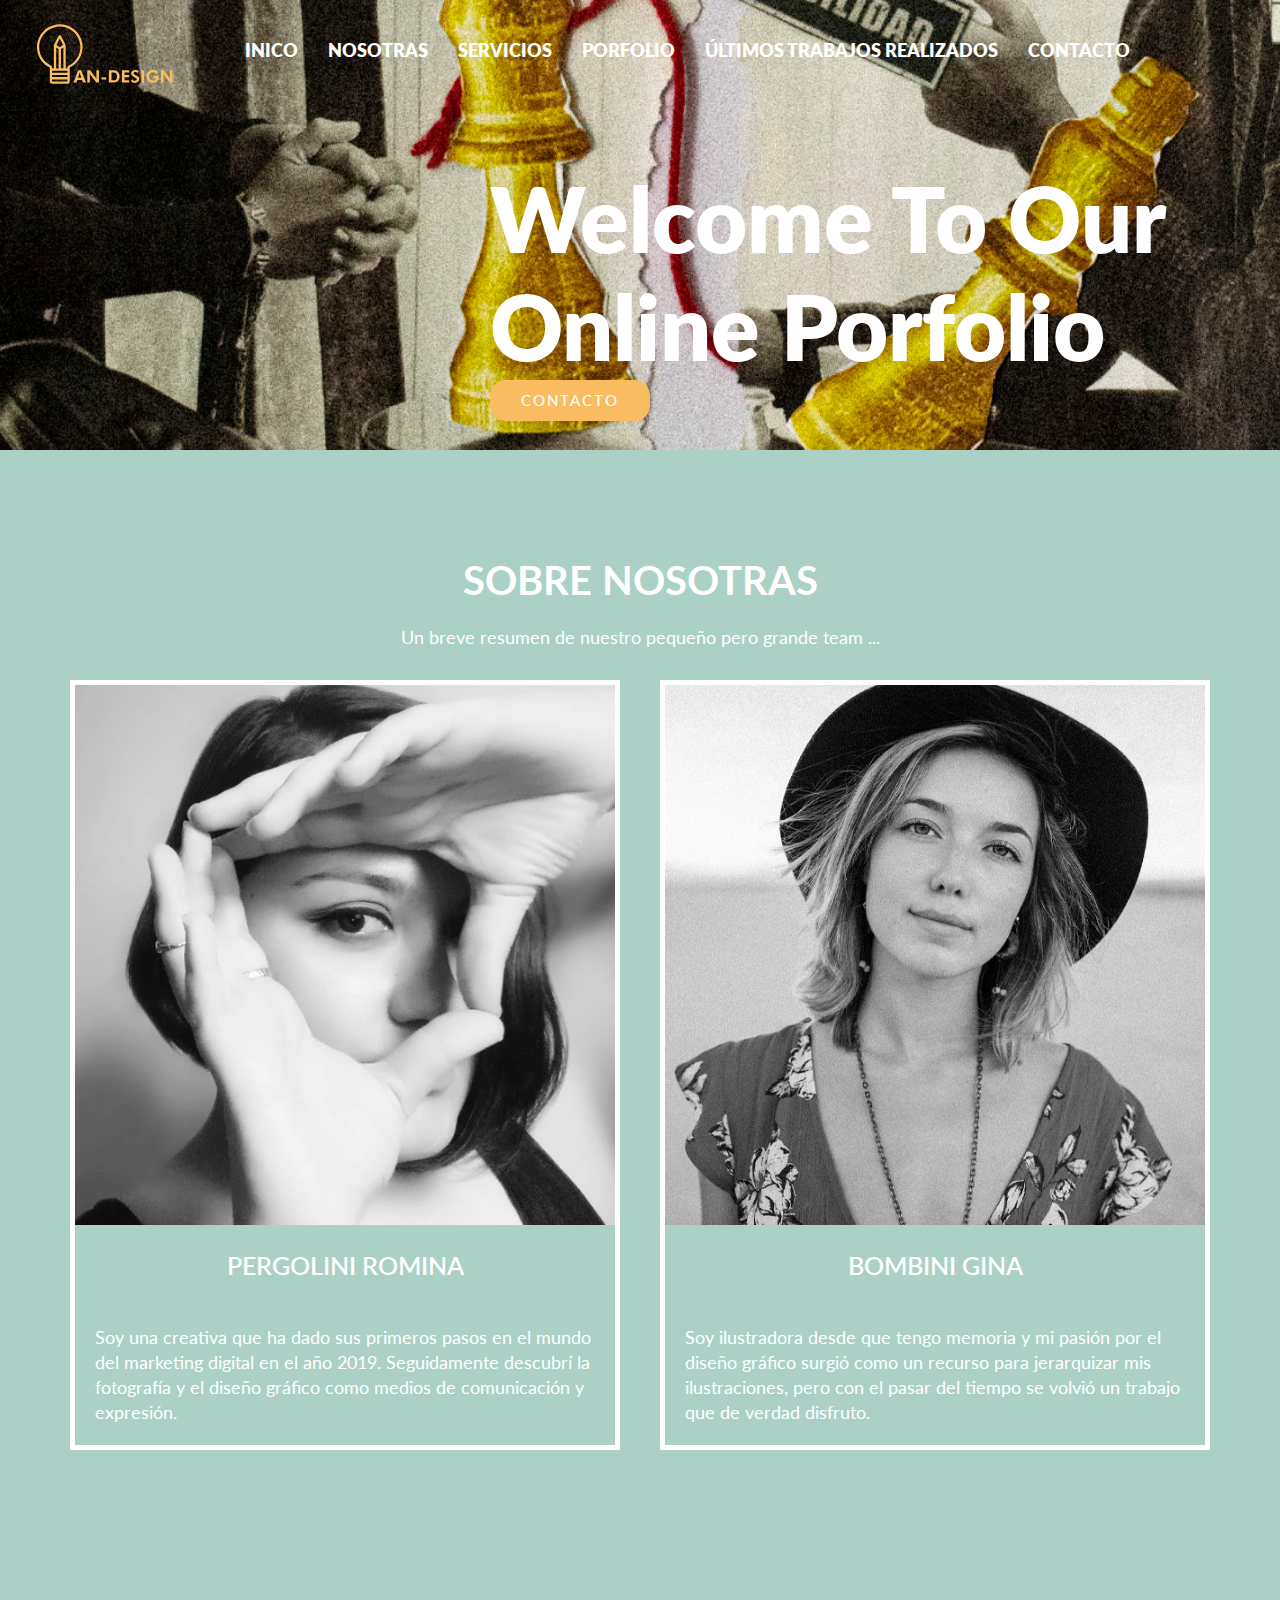
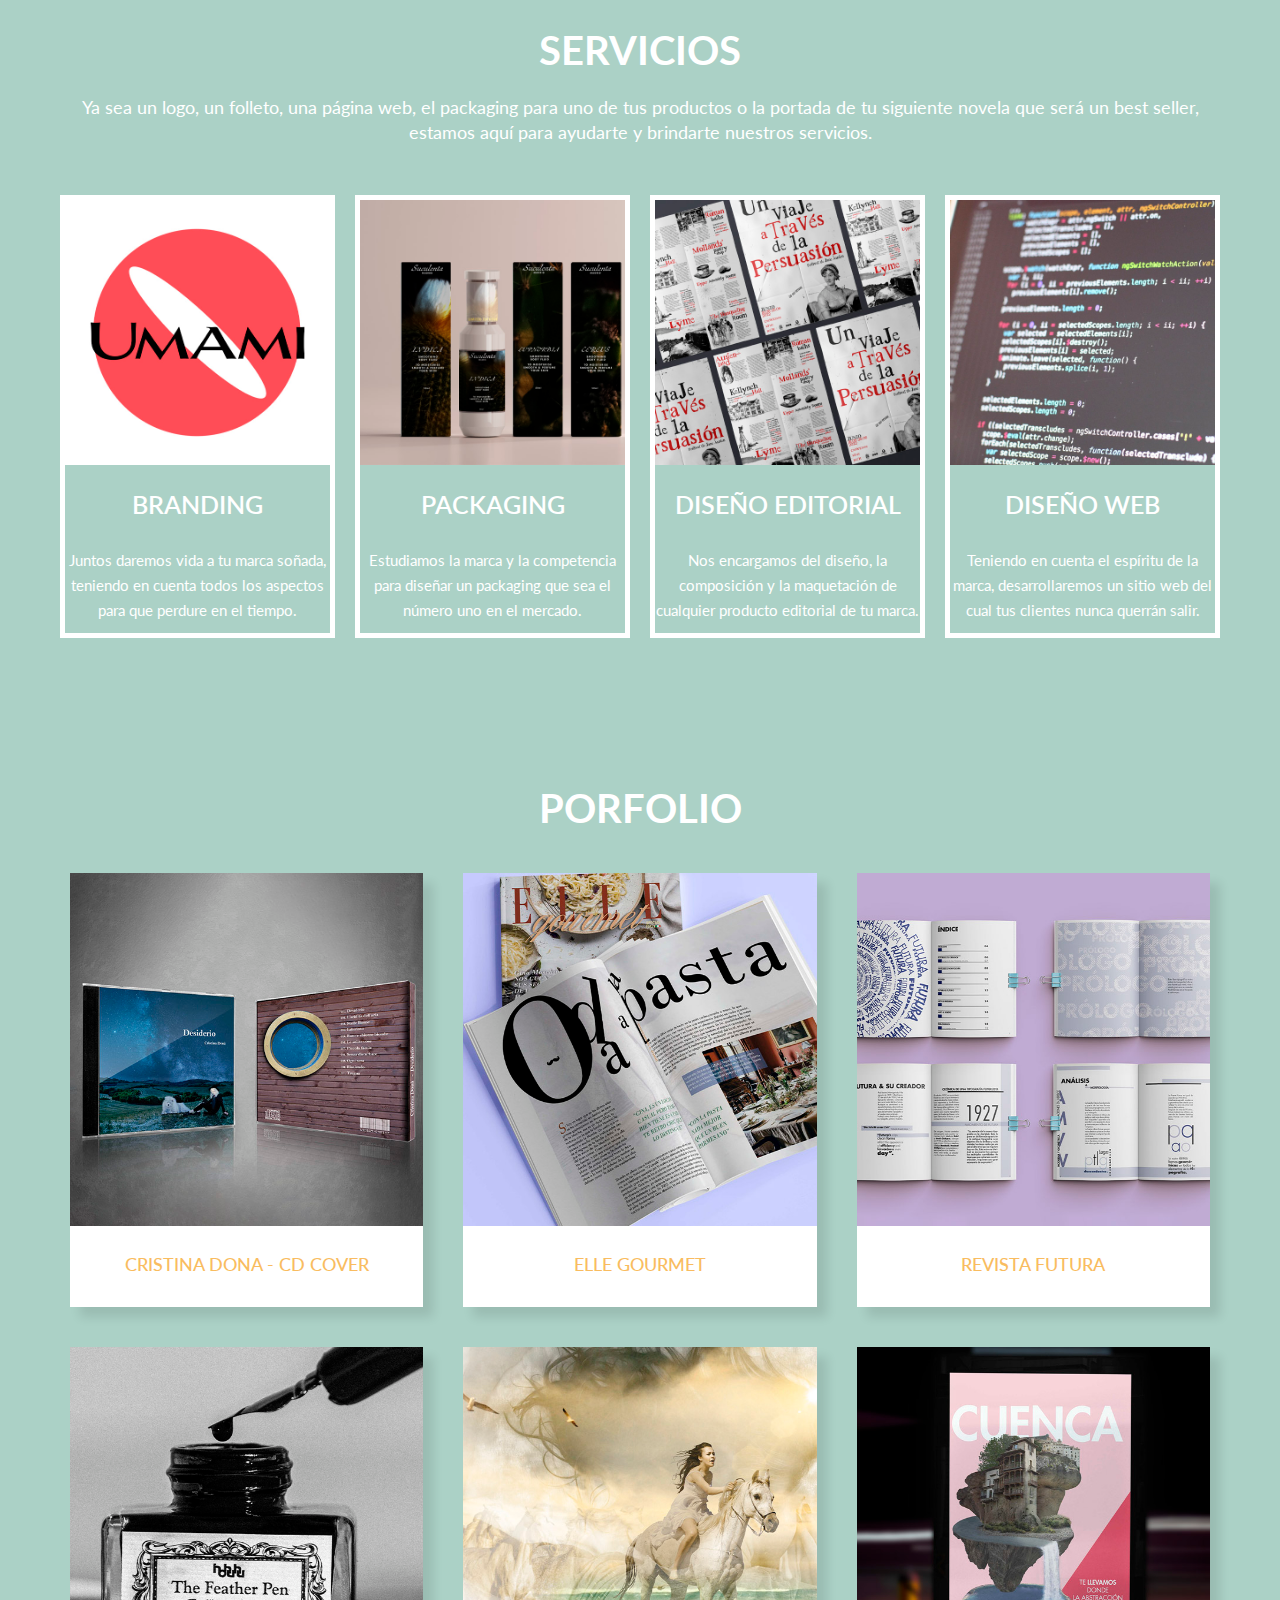
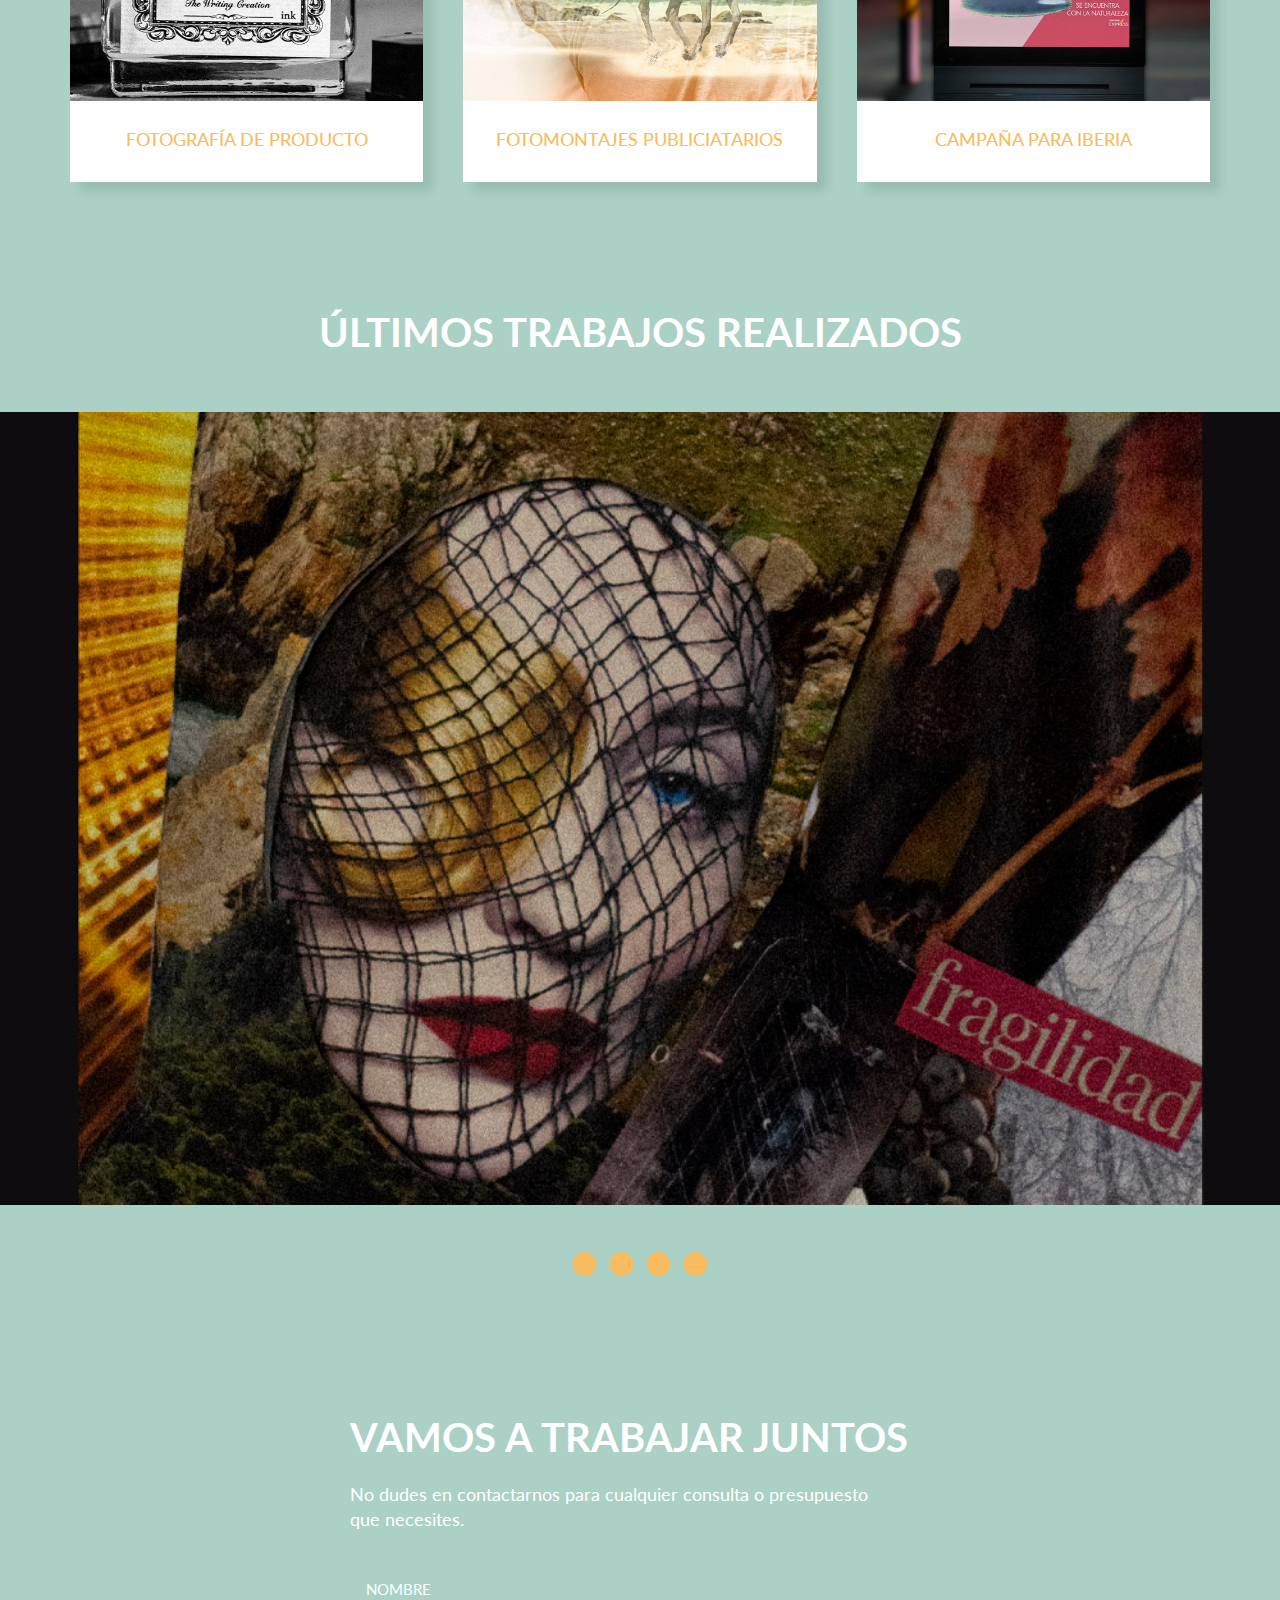
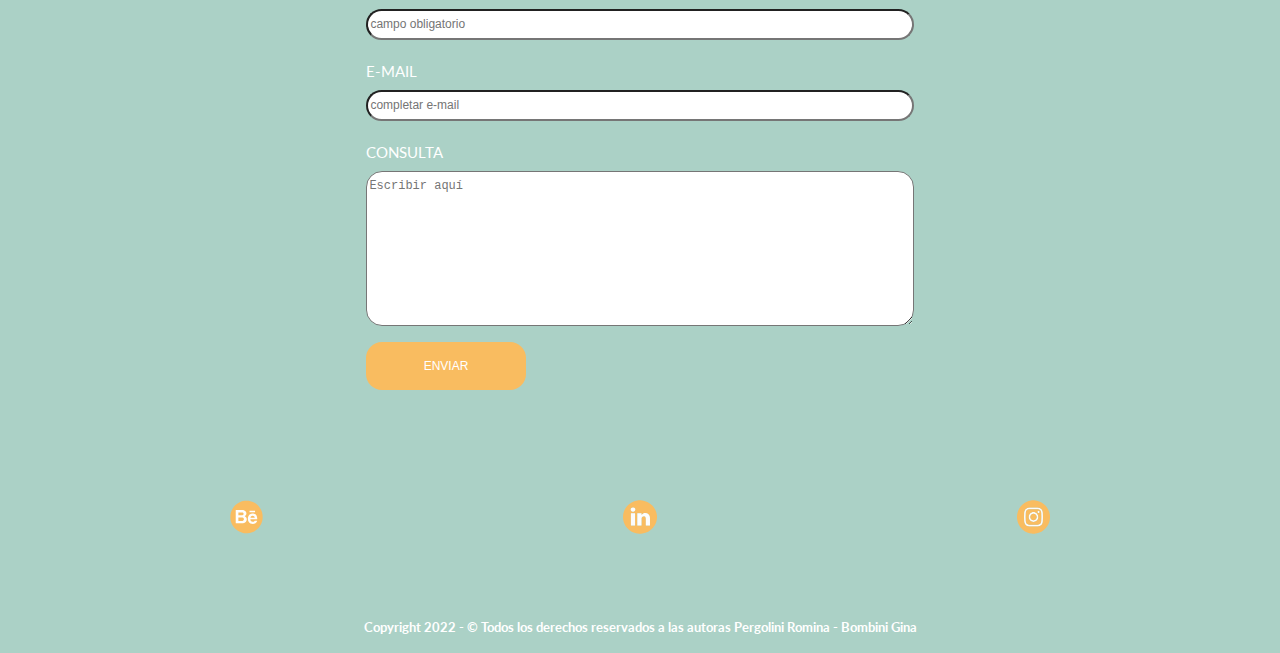
<file: index.html>
<!DOCTYPE html>

<html lang="es">

<head>
    <meta charset="UTF-8">
    <meta http-equiv="X-UA-Compatible" content="IE=edge">
    <meta name="viewport" content="width=device-width, initial-scale=1.0">
    <title>Bienvenidos a ANDESIGN by Pergolini Romina - Bombini Gina</title>
    <link rel="stylesheet" href="style.css">
    <link rel="icon" href="img/icono-andesign.svg">
    <link rel="stylesheet" href="https://necolas.github.io/normalize.css/8.0.1/normalize.css">
</head>

<body>
    <!-- HEADER CON IMAGEN -->
    <header id="mainheader">
        <nav class="navbar">
            <div class="contenedornav">
                <div class="logo"><img src="img/logo-andesign.svg" width="150" height="150" alt="logo de la empresa">
                </div>
                <ul>
                    <li><a href="#mainheader">INICO</a></li>
                    <li><a href="#nosotras">NOSOTRAS</a></li>
                    <li><a href="#servicios">SERVICIOS</a></li>
                    <li><a href="#porfolio">PORFOLIO</a></li>
                    <li><a href="#ultimos-trabajos-realizados">ÚLTIMOS TRABAJOS REALIZADOS</a></li>
                    <li><a href="#contacto">CONTACTO</a></li>
                </ul>
            </div>
        </nav>
        <!-- MENSASE DE BIENVENIDA -->
        <div class="cajadelmensaje">
            <div class="contenedor-mensaje">
                <div class="cajadelmensaje-c">
                    <h1>Welcome to our <br> online porfolio</h1>
                    <!-- BOTON -->
                    <a href="#contacto" class="boton-contacto">CONTACTO</a>
                </div>
            </div>
        </div>
    </header>

    <!-- SOBRE NOSOTRAS -->
    <section id="nosotras">
        <div class="contenedor-nosotras">
            <h2>SOBRE NOSOTRAS</h2>
            <p>Un breve resumen de nuestro pequeño pero grande team ...
            </p>
            <!-- SERVICIOS OFRECIDOS -->
            <div class="nosotras-fila">
                <div class="nosotras-fila-caja">
                    <img src="img/foto-romina-pergolini.jpg" alt="fotografia pergolini romina">
                    <h3>PERGOLINI ROMINA</h3>
                    <p> Soy una creativa que ha dado sus primeros pasos en el mundo del marketing digital
                        en el año 2019. Seguidamente descubrí la fotografía y el diseño
                        gráfico como
                        medios de comunicación y expresión.
                    </p>
                </div>
                <div class="nosotras-fila-caja">
                    <img src="img/foto-gina-bombini.jpg" alt="fotografia gina bombini">
                    <h3>BOMBINI GINA</h3>
                    <p>Soy ilustradora desde que tengo memoria y mi pasión por el diseño gráfico surgió como un recurso
                        para jerarquizar mis ilustraciones, pero con el pasar del tiempo se volvió un trabajo que de
                        verdad disfruto.</p>
                </div>
            </div>
        </div>
    </section>

    <!-- FIN SOBRE NOSOTRAS -->


    <!-- MAIN CONTIENE SERVICIOS Y PORFOLIO -->
    <main>
        <!-- SERVICIOS -->
        <section id="servicios">
            <div class="contenedor-servicios">
                <h2>SERVICIOS</h2>
                <p>Ya sea un logo, un folleto, una página web, el packaging para uno de tus productos o la portada de tu
                    siguiente novela que será un best seller, estamos aquí para ayudarte y brindarte nuestros servicios.
                </p>
                <!-- SERVICIOS OFRECIDOS -->
                <div class="servicios-fila">
                    <div class="servicios-fila-caja">
                        <figure><img src="img/branding.jpg" alt="diseño de identidad corporativa"></figure>
                        <h3>BRANDING</h3>
                        <p>Juntos daremos vida a tu marca soñada, teniendo en cuenta todos los aspectos para que
                            perdure en el tiempo. </p>
                    </div>
                    <div class="servicios-fila-caja">
                        <figure><img src="img/packaging.jpg" alt="packaging"></figure>
                        <h3>PACKAGING</h3>
                        <p>Estudiamos la marca y la competencia para diseñar un packaging que sea el número uno en el
                            mercado. </p>
                    </div>
                    <div class="servicios-fila-caja">
                        <figure><img src="img/diseno-editorial.jpg" alt="diseño editorial">
                        </figure>
                        <h3>DISEÑO EDITORIAL</h3>
                        <p>Nos encargamos del diseño, la composición y la maquetación de cualquier producto editorial de
                            tu marca.</p>
                    </div>

                    <div class="servicios-fila-caja">
                        <figure><img src="img/diseno-web.jpg" alt="diseño web"></figure>
                        <h3>DISEÑO WEB</h3>
                        <p>Teniendo en cuenta el espíritu de la marca, desarrollaremos un sitio web del cual tus
                            clientes nunca querrán salir. </p>
                    </div>
                </div>
            </div>
        </section>
        <!-- PORFOLIO -->

        <section id="porfolio">
            <article>
                <div class="contenedor-porfolio">
                    <h2 class="titulo">PORFOLIO</h2>
                    <div class="porfolio-fila">
                        <div class="porfolio-fila-cont">
                            <a href="cristina-dona.html" target="_blank"><img src="img/galeria/img-peq/cd-cover-cristina-dona-peq.jpg"
                                    alt="cd cover"></a>
                            <p>CRISTINA DONA - CD COVER</p>
                        </div>
                        <div class="porfolio-fila-cont">
                            <a href="elle-gourmet.html
                            " target="_blank">
                                <img src="img/galeria/img-peq/diseno-editorial-revista-cocina-peq.jpg"
                                    alt="editorial revista de cocina">
                            </a>
                            <p>ELLE GOURMET</p>
                        </div>
                        <div class="porfolio-fila-cont">
                            <a href="revista-futura.html" target="_blank"><img
                                    src="img/galeria/img-peq/diseno-editorial-revista-peq.jpg"
                                    alt="editorial tipografia"></a>
                            <p>REVISTA FUTURA</p>
                        </div>
                    </div>
                    <div class="porfolio-fila">
                        <div class="porfolio-fila-cont">
                            <a href="fotografia-de-producto.html" target="_blank"><img
                                    src="img/galeria/img-peq/fotografia-prodcuto-peq.jpg"
                                    alt="fotografia de producto"></a>
                            <p>FOTOGRAFÍA DE PRODUCTO</p>
                        </div>
                        <div class="porfolio-fila-cont">
                            <a href="fotomontaje-publicitario.html" target="_blank">
                                <img src="img/galeria/img-peq/fotomontaje-peq.jpg" alt="fotomontaje">
                            </a>
                            <p>FOTOMONTAJES PUBLICIATARIOS</p>
                        </div>
                        <div class="porfolio-fila-cont">
                            <a href="campana-para-iberia.html" target="_blank"><img
                                    src="img/galeria/img-peq/publicidad-aerolinea-peq.jpg" alt="publicidad"></a>
                            <p>CAMPAÑA PARA IBERIA</p>
                        </div>
                    </div>
                </div>
            </article>
        </section>

    </main>
    <!-- MAIN CONTIENE SERVICIOS Y PORFOLIO -->



    <!-- ULTIMOS TRABAJOS REALIZADOS -->
    <!-- ACA QUIERO HACER EL CARRUSEL  -->
    <section id="ultimos-trabajos-realizados">
        <h2 class="titulo">ÚLTIMOS TRABAJOS REALIZADOS</h2>
        <div class="contendor-carrusel">
            <div class="slider-carrusel">
                <ul>
                    <li id="collage-1"><img src="img-carrusel/collage1.jpg" alt="collage imagen para campaña publicitaria"></li>
                    <li id="collage-2"><img src="img-carrusel/collage2.jpg" alt="collage imagen para campaña publicitaria"></li>
                    <li id="collage-3"><img src="img-carrusel/collage3.jpg" alt="collage imagen para campaña publicitaria"></li>
                    <li id="collage-4"><img src="img-carrusel/collage4.jpg" alt="collage imagen para campaña publicitaria"></li>
                </ul>
            </div>
            <div class="carrouselcontrol">
                <a href="#collage-1">•</a>
                <a href="#collage-2">•</a>
                <a href="#collage-3">•</a>
                <a href="#collage-4">•</a>
            </div>
        </div>
    </section>

    <!--FIN CARRUSEL  -->



    <!-- PARTE FINAL CONTACTO  -->
    <section id="contacto">
        <div class="contenedor">
            <h2>VAMOS A TRABAJAR JUNTOS</h2>
            <p>No dudes en contactarnos para cualquier consulta o presupuesto <br> que necesites.</p>
            <div class="contacto-caja">
                
                <form action="enviar-consulta.php" method="post" enctype="multipart/form-data">
                    <div class="campos">
                        <label for="nombres">NOMBRE</label>
                        <input type="text" name="nombres" id="nombres" placeholder="campo obligatorio" required>
                    </div>
                    <div class="campos">
                        <label for="e-mail">E-MAIL</label>
                        <input type="email" name="email" id="e-mail" placeholder="completar e-mail" required>
                    </div>
                    <div class="campos">
                        <label for="mensaje">CONSULTA</label>
                        <textarea name="mensaje" id="consulta-mensaje" cols="30" rows="10" maxlength="750"
                            placeholder="Escribir aquí"></textarea>
                    </div>
                    <!-- BOTON -->
                    <button type="submit">ENVIAR</button>
                </form>
            </div>
        </div>
    </section>

    <!-- RRSS -->
    <section class="redes" id="redess">
        <div class="contenedor-redes">
            <div class="caja-redes">
                <a href="https://www.behance.net/rominapergolini" target="new" title="dirigirse a behance"><img
                        src="img/behance.svg" width="50" height="50" alt="behance"></a>
            </div>
            <div class="caja-redes">
                <a href="https://www.linkedin.com/in/rominapergolini/" target="new" title="dirigirse a linkedin"><img
                        src="img/linkedin.svg" width="50" height="50" alt="linkedin"></a>
            </div>
            <div class="caja-redes">
                <a href="https://www.instagram.com/romina.p.lopez/" target="new" title="dirigirse a instagram"><img
                        src="img/Ig.svg" width="50" height="50" alt="instagram"></a>
            </div>
        </div>
    </section>
    <!-- RRSS -->



    <!-- FOOTER -->
    <footer id="mainfoooter">
        <h4><strong>
                <span>Copyright</span> 2022 - © Todos los derechos reservados a las autoras Pergolini Romina -
                Bombini Gina
            </strong>
        </h4>
    </footer>


</body>

</html>
</file>
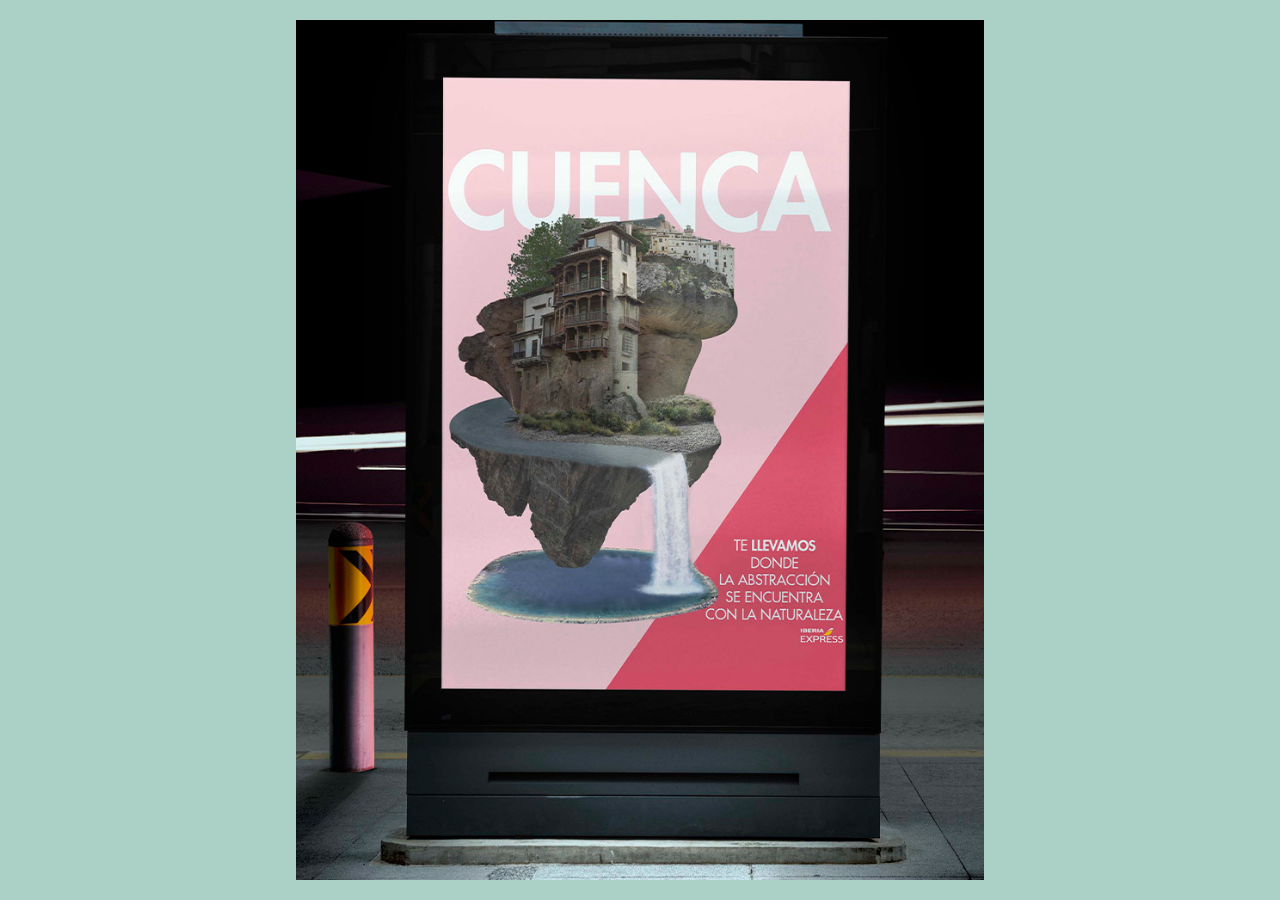
<file: campana-para-iberia.html>
<!DOCTYPE html>
<html lang="en">
<head>
    <meta charset="UTF-8">
    <meta http-equiv="X-UA-Compatible" content="IE=edge">
    <meta name="viewport" content="width=device-width, initial-scale=1.0">
    <title>Bienvenidos a ANDESIGN by Pergolini Romina - Bombini Gina</title>
    <link rel="stylesheet" href="style.css">
    <link rel="icon" href="img/icono-andesign.svg">
</head>
<body>
    <div class="centrar"><img src="img/galeria/img-grandes/publicidad-aerolinea.jpg" alt="campaña para iberia"></div>
</body>
</html>
</file>
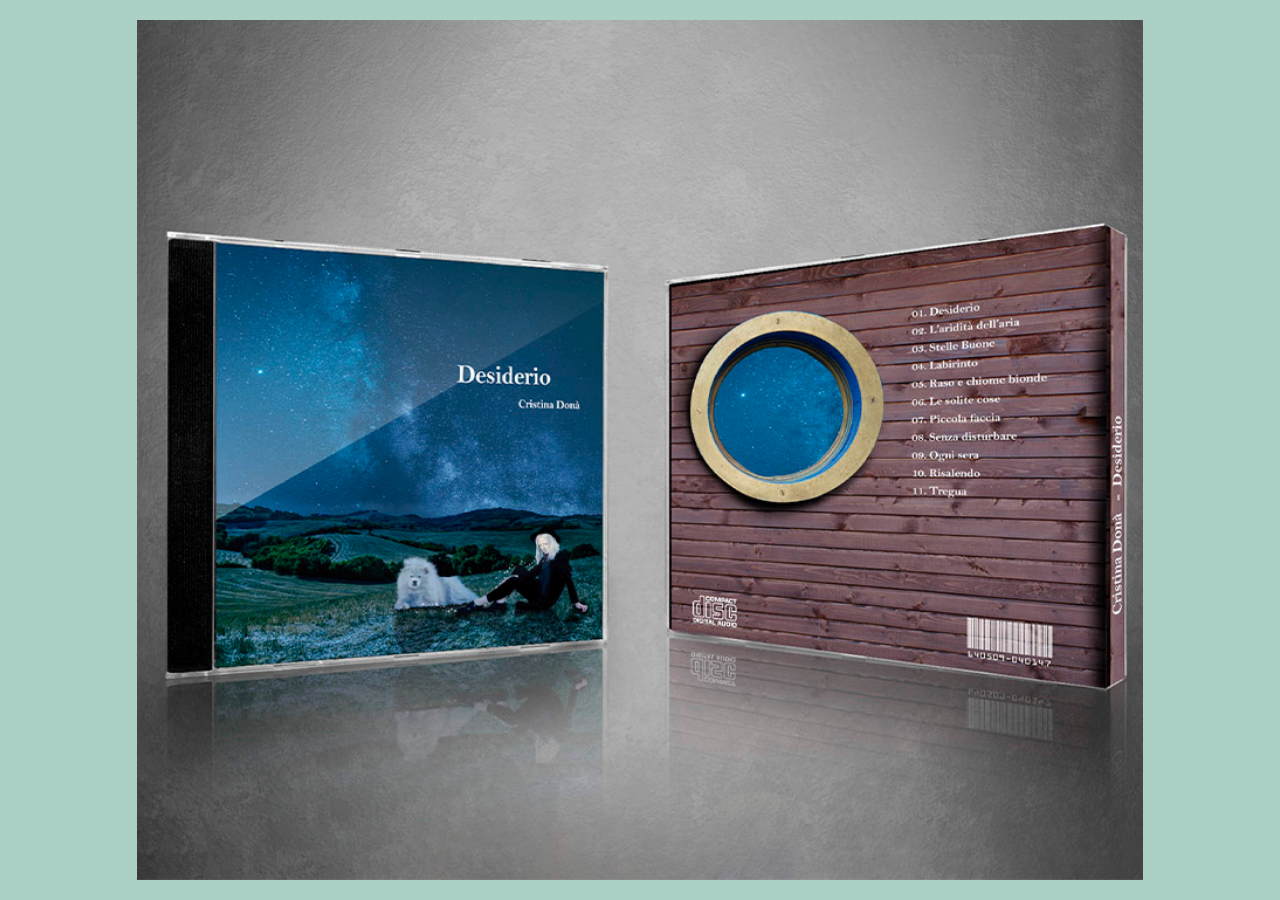
<file: cristina-dona.html>
<!DOCTYPE html>
<html lang="en">
<head>
    <meta charset="UTF-8">
    <meta http-equiv="X-UA-Compatible" content="IE=edge">
    <meta name="viewport" content="width=device-width, initial-scale=1.0">
    <title>Bienvenidos a ANDESIGN by Pergolini Romina - Bombini Gina</title>
    <link rel="stylesheet" href="style.css">
    <link rel="icon" href="img/icono-andesign.svg">
</head>
<body>
    <div class="centrar"><img src="img/galeria/img-grandes/cd-cover-cristina-dona.jpg" alt="cd cover cristina dona "></div>
</body>
</html>
</file>
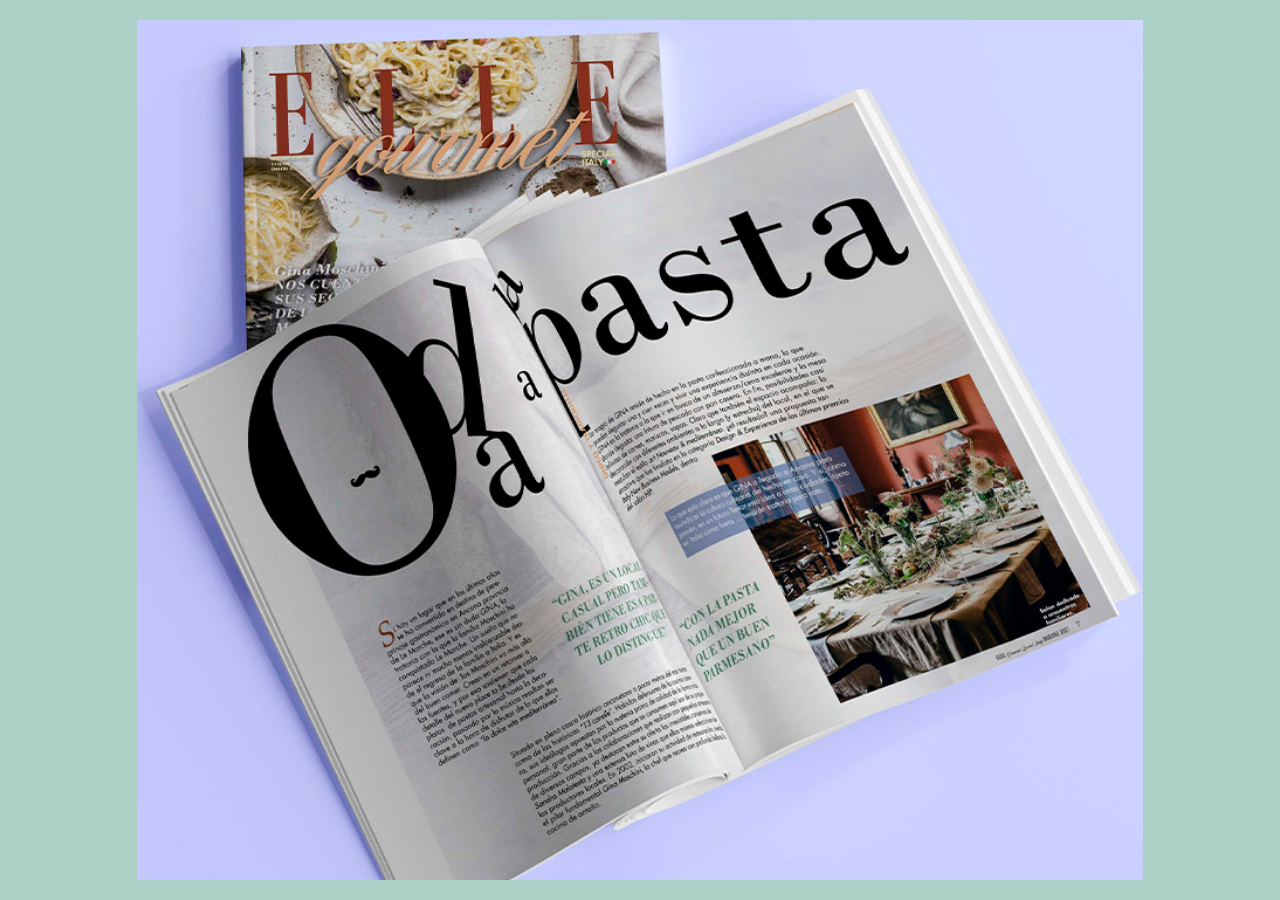
<file: elle-gourmet.html>
<!DOCTYPE html>
<html lang="en">
<head>
    <meta charset="UTF-8">
    <meta http-equiv="X-UA-Compatible" content="IE=edge">
    <meta name="viewport" content="width=device-width, initial-scale=1.0">
    <title>Bienvenidos a ANDESIGN by Pergolini Romina - Bombini Gina</title>
    <link rel="stylesheet" href="style.css">
    <link rel="icon" href="img/icono-andesign.svg">
</head>
<body>
    <div class="centrar"><img src="img/galeria/img-grandes/diseno-editorial-revista-cocina.jpg" alt=" editorial revista de cocina"></div>
</body>
</html>
</file>
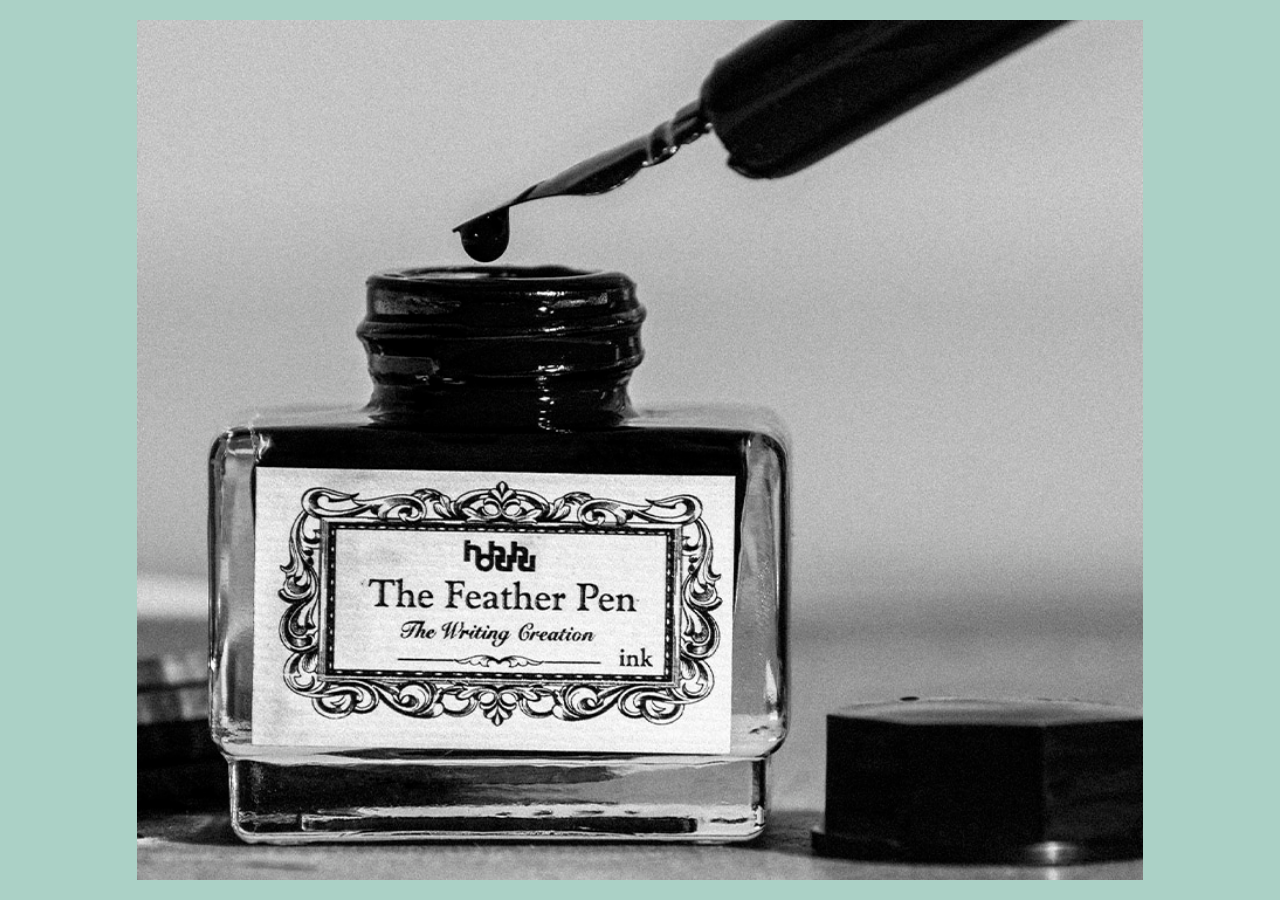
<file: fotografia-de-producto.html>
<!DOCTYPE html>
<html lang="en">
<head>
    <meta charset="UTF-8">
    <meta http-equiv="X-UA-Compatible" content="IE=edge">
    <meta name="viewport" content="width=device-width, initial-scale=1.0">
    <title>Bienvenidos a ANDESIGN by Pergolini Romina - Bombini Gina</title>
    <link rel="stylesheet" href="style.css">
    <link rel="icon" href="img/icono-andesign.svg">
</head>
<body>
    <div class="centrar"><img src="img/galeria/img-grandes/fotografia-producto.jpg" alt=" fotografia de producto"></div>
</body>
</html>
</file>
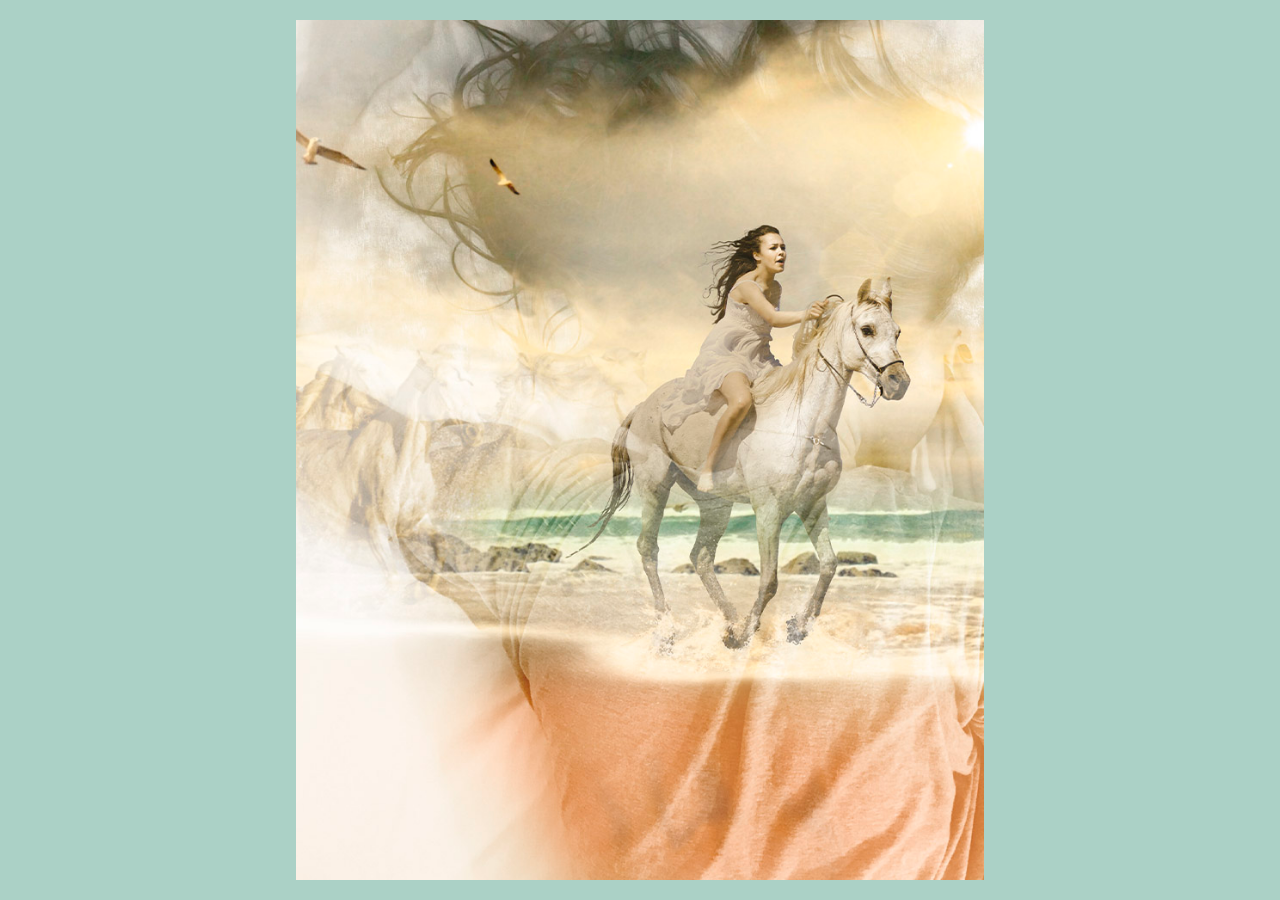
<file: fotomontaje-publicitario.html>
<!DOCTYPE html>
<html lang="en">
<head>
    <meta charset="UTF-8">
    <meta http-equiv="X-UA-Compatible" content="IE=edge">
    <meta name="viewport" content="width=device-width, initial-scale=1.0">
    <title>Bienvenidos a ANDESIGN by Pergolini Romina - Bombini Gina</title>
    <link rel="stylesheet" href="style.css">
    <link rel="icon" href="img/icono-andesign.svg">
</head>
<body>
    <div class="centrar"><img src="img/galeria/img-grandes/fotomontaje-sueno.jpg" alt=" fotomontaje publicitario"></div>
</body>
</html>
</file>
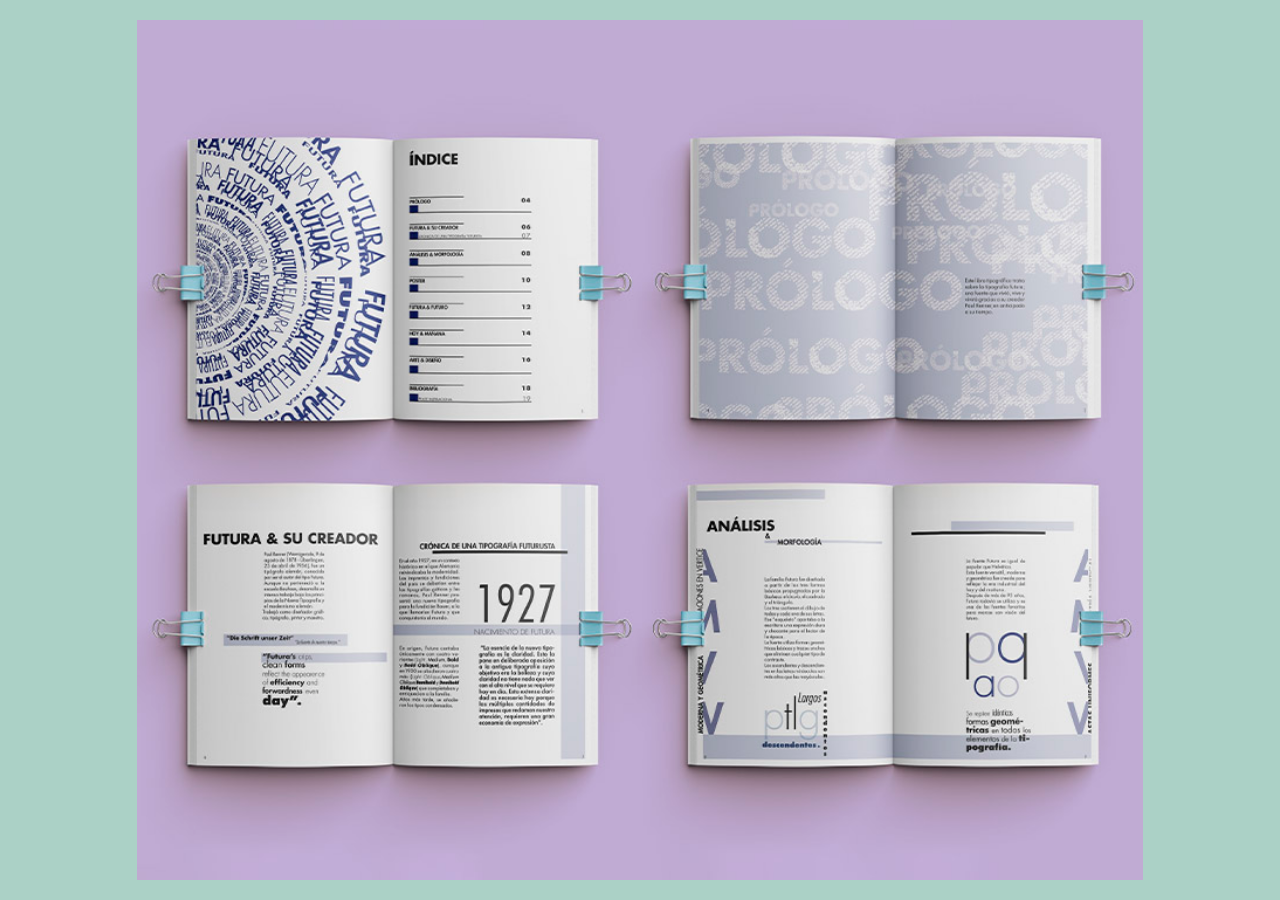
<file: revista-futura.html>
<!DOCTYPE html>
<html lang="en">
<head>
    <meta charset="UTF-8">
    <meta http-equiv="X-UA-Compatible" content="IE=edge">
    <meta name="viewport" content="width=device-width, initial-scale=1.0">
    <title>Bienvenidos a ANDESIGN by Pergolini Romina - Bombini Gina</title>
    <link rel="stylesheet" href="style.css">
    <link rel="icon" href="img/icono-andesign.svg">
</head>
<body>
        <div class="centrar"><img src="img/galeria/img-grandes/diseno-editorial-revista.jpg" alt="imagen grande diseño editorial"></div>

</body>
</html>
</file>
<file: style.css>
/*FAMILIA TIPOGRAFICA*/
@import url('https://fonts.googleapis.com/css2?family=Lato:wght@300;400;700;900&display=swap');


html,
body {
    font-family: 'Lato', sans-serif;
    line-height: 1.5;
    background: #abd1c6
}

html {
    scroll-behavior: smooth;
}

* {
    box-sizing: border-box;
    margin: 0;
    padding: 0;
}

/*ESTILOS TIPO*/
h2 {
    font-size: 40px;
    font-weight: 700;
    color: #fff
}

h3 {
    font-size: 25px;
    font-weight: 400;
    color: #fff
}

h4 {
    font-size: 13px;
    font-weight: 400;
    color: #fff
}

p {
    font-size: 18px;
    font-weight: 400;
    margin: 10px 0;
    line-height: 25px;
    color: #fff
}

h2,
h4 {
    margin-bottom: 15px;
}

.large {
    font-size: 16px;
    font-weight: 800;
}

ul {
    list-style: none;
}

/*LISTAS E IMAGENES*/
a {
    text-decoration: none;
}

img {
    max-width: 100%;
}

/*BOTONES*/
.boton-contacto {
    background-color: #f9bc60;
    border: 1px solid#f9bc60;
    color: #fff;
}

.boton-contacto {
    display: inline-block;
    font-size: 15px;
    text-transform: uppercase;
    padding: 8px 30px;
    cursor: pointer;
    font-weight: 500;
    letter-spacing: 2px;
    border-radius: 15px;
}

.boton-contacto:hover {
    background-color: #fff;
    border: 1px solid#f9bc60;
    color: #f9bc60;
}


/*CONTENEDORES*/
.contenedor-porfolio,
.contenedor-redes,
.contenedor-carrusel,
.contenedor-mensaje,
.contenedor-servicios,
.contenedor-nosotras {
    max-width: 1320px;
    margin: 0 auto;
    padding: 0 50px;
}


/*HEADER CON IMAGEN*/

#mainheader {
    background-image: url(img/banner-encabezado.jpg);
    height: 50vh;
    background-repeat: no-repeat;
    background-position: left center;
    background-size: cover;
    color: #fff;
}



/*HEADER CON IMAGEN*/
.navbar {
    height: 100px;

}


.navbar .logo {
    float: left;
    padding-block: 10px;

}

.navbar a {
    color: #fffffe;
    font-size: 18px;
    font-weight: 800;
}

.navbar a:hover {
    color: #f9bc60;

}

.navbar .contenedornav {
    display: flex;
    justify-content: space-between;
    align-items: center;
    line-height: 1.5;
    height: 100%;
    padding-left: 30px;
    padding-right: 150px;

}

.navbar ul {
    display: flex;

}

.navbar ul li {
    margin-left: 30px;
}

/*MENSAJE DE BIENVENIDA*/
.cajadelmensaje h1 {
    font-size: 90px;
    font-weight: 800;
    line-height: 1.2;
    text-transform: capitalize;
}

.cajadelmensaje {
    float: right;
    padding-top: 5%;
    padding-right: 5%;
}


/* SOBRE NOSOTRAS*/
#nosotras {
    padding: 100px 0;
    text-align: center;
}

.nosotras-fila {
    display: flex;
    justify-content: space-between;

}

.nosotras-fila-caja {
    flex: 1;
    margin: 20px 20px;
    border: 5px solid #fff;
}

.nosotras-fila-caja h3 {
    padding-top: 16px;
    font-weight: 600;
}

.nosotras-fila-caja p {
    padding-top: 20px;
    text-align: left;
    margin: 20px;

}


/*SERVICIOS*/

#servicios {
    padding: 50px 0;
    text-align: center;
}

.servicios-fila {
    display: flex;
    justify-content: space-between;

}

.servicios-fila-caja {
    flex: 1;
    border: 5px solid #fff;
    margin: 40px 10px;
}

.servicios-fila-caja h3 {
    padding-top: 15px;
    font-weight: 600;
}

.servicios-fila-caja p {
    padding-top: 15px;
    text-align: center;
    font-size: 15px;


}


/*PORFOLIO*/

#porfolio {
    padding: 50px 0;
    text-align: center;
}

.porfolio-fila {
    display: flex;
}

.porfolio-fila-cont {
    margin: 20px;
    background: #fff;
    box-shadow: 10px 10px 10px rgba(0, 0, 0, 0.1);
}

.porfolio-fila-cont p {
    text-align: center;
    padding: 20px;
    margin-top: 0;
    color: #f9bc60;
    font-weight: 500;
}

/*ULTIMOS TRABAJOS - CARRUSEL DE IMAGENES */ #ultimos-trabajos-realizados {
    padding: 50px 0;
    text-align: center;

}

.slider-carrusel {
    width: 1280px;
    height: auto;
    margin: 50px auto 0;
    overflow: hidden;
}

.slider-carrusel ul {
    display: flex;
    padding: 0;
    width: 400%;
}

.slider-carrusel li {
    list-style: none;
    width: 100%;
}

.slider-carrusel img {
    width: 100%;
}


.carrouselcontrol {
    display: flex;
    justify-content: center;
    font-size: 4rem;
}

.carrouselcontrol a {
    color: #f9bc60;
}

/*CONTACTO*/
/*FORMULARIO*/


.contenedor {
    max-width: 1320px;
    margin: 0 auto;
    padding: 50px 350px;
}


form {
    padding: 1rem;
}

label {
    display: block;
    margin: 1.25rem 0 .5rem 0;
    font-size: 15px;
    text-transform: capitalize;
    font-family: 'Lato', sans-serif;
    color: #fff;
}

#nombres,
#e-mail,
textarea {
    display: block;
    width: 100%;
    padding: .4rem .15rem;
    border-radius: 1rem;
    color: black;
    transition: .2s ease-in;
    font-size: 12px;
}


button {
    background-color: #f9bc60;
    width: 10rem;
    height: 3rem;
    border: none;
    border-radius: .2rem;
    margin: 1rem 0;
    color: #fff;
    border-radius: 1rem;
    font-size: 12px;


}

button:hover {
    background-color: #fff;
    color: #f9bc60;
}


/*RRSS*/

.redes .contenedor-redes {
    display: flex;
    justify-content: space-between;
}


.redes .caja-redes {
    flex: 1;
    margin: 10px 30px;
    padding: 10px 150px;
}



/*FOOTER*/
footer {

    padding-top: 50px;
    text-align: center;

}

/*IMAGENES DE LAS OTRAS PAGINAS CENTRADAS*/
.centrar {

display: flex;
justify-content: center;
padding: 20px;
height: 100vh;

}
</file>
